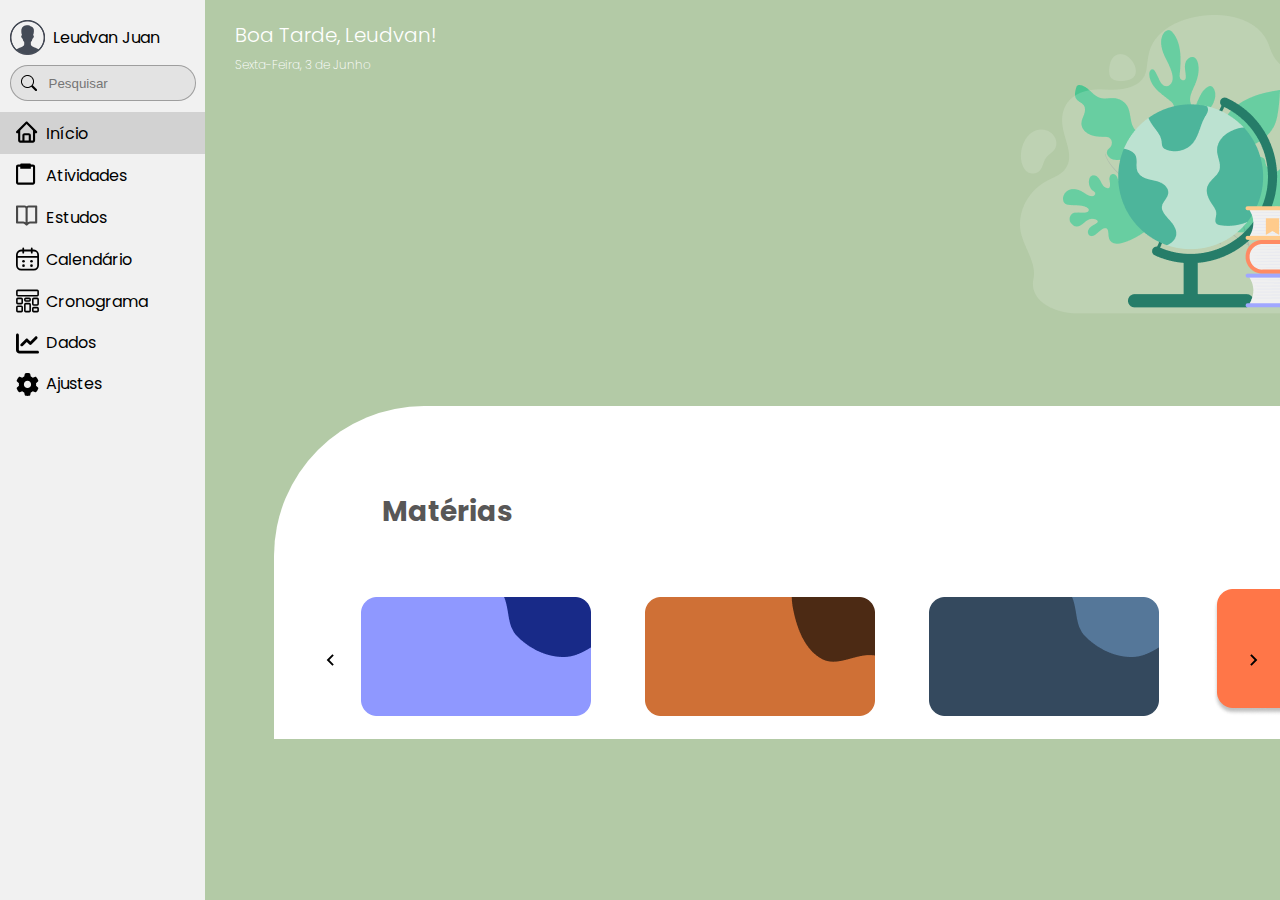
<file: index.html>
<!DOCTYPE html>
<html lang="pt-br">

<head>
  <meta charset="UTF-8">
  <meta http-equiv="X-UA-Compatible" content="IE=edge">
  <title>Agenda</title>
  <link rel="stylesheet" href="css/style.css">
  <meta name="viewport" content="width=device-width, initial-scale=1">
  <link rel="stylesheet" href="https://cdnjs.cloudflare.com/ajax/libs/font-awesome/4.7.0/css/font-awesome.min.css">

</head>

<body>

  <div class="header">
    <p id="mensagemTopo">
      Boa Tarde, Leudvan!
    </p>
    <p id="diaDeHoje">
      Sexta-Feira, 3 de Junho
    </p>
  </div>

  <ul>
    <li class="perfil">
      <img src="images/perfil.png" alt="">
      <div class="nome-perfil"> Leudvan Juan</div>
    </li>
    <li class="box_campo">
      <form class="campo" action="">
        <img id="iconeP" src="images/icone_pesquisa.png" alt="icone de pesquisa">
        <input class="inputSearch" type="text" placeholder="Pesquisar" name="search">
      </form>
    </li>
    <li>
      <a class="active" href="#"><svg width="26" height="26" viewBox="0 0 26 26" fill="none" xmlns="http://www.w3.org/2000/svg">

          <path
            d="M1.19977 13.2001H2.3998V21.6C2.3998 22.9236 3.47622 24 4.79985 24H19.2002C20.5238 24 21.6002 22.9236 21.6002 21.6V13.2001H22.8002C23.0375 13.2001 23.2695 13.1297 23.4668 12.9978C23.6641 12.8659 23.8179 12.6785 23.9087 12.4593C23.9995 12.2401 24.0232 11.9988 23.977 11.7661C23.9307 11.5333 23.8164 11.3196 23.6487 11.1517L12.8484 0.351838C12.7371 0.240304 12.6048 0.15182 12.4592 0.0914473C12.3137 0.031075 12.1576 0 12 0C11.8424 0 11.6863 0.031075 11.5408 0.0914473C11.3952 0.15182 11.2629 0.240304 11.1516 0.351838L0.351352 11.1517C0.183577 11.3196 0.0693267 11.5333 0.0230447 11.7661C-0.0232374 11.9988 0.000526752 12.2401 0.0913327 12.4593C0.182139 12.6785 0.335909 12.8659 0.533205 12.9978C0.730502 13.1297 0.962465 13.2001 1.19977 13.2001ZM9.59995 21.6V15.6001H14.4001V21.6H9.59995ZM12 2.89701L19.2002 10.0969V15.6001L19.2014 21.6H16.8001V15.6001C16.8001 14.2765 15.7237 13.2001 14.4001 13.2001H9.59995C8.27632 13.2001 7.1999 14.2765 7.1999 15.6001V21.6H4.79985V10.0969L12 2.89701Z"
            fill="black" />
        </svg>
        Início</a>
    </li>
    <li><a href="todolist.html"><svg width="26" height="26" viewBox="0 0 26 26" fill="none"
          xmlns="http://www.w3.org/2000/svg">
          <path
            d="M2.4 24H19.2C20.5236 24 21.6 22.9236 21.6 21.6V3.6C21.6 2.2764 20.5236 1.2 19.2 1.2H16.8C16.8 0.88174 16.6736 0.576515 16.4485 0.351472C16.2235 0.126428 15.9183 0 15.6 0H6C5.68174 0 5.37652 0.126428 5.15147 0.351472C4.92643 0.576515 4.8 0.88174 4.8 1.2H2.4C1.0764 1.2 0 2.2764 0 3.6V21.6C0 22.9236 1.0764 24 2.4 24ZM2.4 3.6H4.8V6H16.8V3.6H19.2V21.6H2.4V3.6Z"
            fill="black" />
        </svg>
        Atividades</a></li>
    <li><a href="#"><svg width="26" height="26" viewBox="0 0 26 26" fill="none" xmlns="http://www.w3.org/2000/svg">

          <path
            d="M22.8 0H14.4C13.5115 0.00300939 12.6559 0.336678 12 0.936C11.3441 0.336678 10.4885 0.00300939 9.6 0H1.2C0.88174 0 0.576515 0.126428 0.351472 0.351472C0.126428 0.576515 0 0.88174 0 1.2V19.2C0 19.5183 0.126428 19.8235 0.351472 20.0485C0.576515 20.2736 0.88174 20.4 1.2 20.4H8.1096C8.7408 20.4 9.36 20.6568 9.8064 21.1032L11.1516 22.4484C11.1624 22.4592 11.1768 22.4628 11.1876 22.4736C11.2908 22.5684 11.406 22.6524 11.5404 22.7088H11.5428C11.8356 22.83 12.1644 22.83 12.4572 22.7088H12.4596C12.594 22.6524 12.7092 22.5684 12.8124 22.4736C12.8232 22.4628 12.8376 22.4592 12.8484 22.4484L14.1936 21.1032C14.6447 20.6547 15.2543 20.4021 15.8904 20.4H22.8C23.1183 20.4 23.4235 20.2736 23.6485 20.0485C23.8736 19.8235 24 19.5183 24 19.2V1.2C24 0.88174 23.8736 0.576515 23.6485 0.351472C23.4235 0.126428 23.1183 0 22.8 0ZM8.1096 18H2.4V2.4H9.6C10.2624 2.4 10.8 2.9388 10.8 3.6V18.8268C10.0049 18.2907 9.06852 18.0029 8.1096 18ZM21.6 18H15.8904C14.9316 18 13.9896 18.2952 13.2 18.8268V3.6C13.2 2.9388 13.7376 2.4 14.4 2.4H21.6V18Z"
            fill="black" fill-opacity="0.7" />
        </svg>
        Estudos</a></li>
    <li>
      <a href="#">
        <svg width="26" height="26" viewBox="0 0 26 26" fill="none" xmlns="http://www.w3.org/2000/svg">
          <path
            d="M20.2 3.40002H5.8C3.14903 3.40002 1 5.54906 1 8.20002V20.2C1 22.851 3.14903 25 5.8 25H20.2C22.851 25 25 22.851 25 20.2V8.20002C25 5.54906 22.851 3.40002 20.2 3.40002Z"
            stroke="black" stroke-width="2" stroke-linecap="round" stroke-linejoin="round" />
          <path d="M1 10.6H25M8.2 1V5.8V1ZM17.8 1V5.8V1Z" stroke="black" stroke-width="2" stroke-linecap="round"
            stroke-linejoin="round" />
          <circle cx="8.5" cy="15.5" r="1.5" fill="black" />
          <circle cx="17.5" cy="15.5" r="1.5" fill="black" />
          <circle cx="17.5" cy="20.5" r="1.5" fill="black" />
          <circle cx="8.5" cy="20.5" r="1.5" fill="black" />
        </svg>

        Calendário
      </a>
    </li>
    
    <li><a href="cronograma.html"><svg width="26" height="26" viewBox="0 0 26 26" fill="none" xmlns="http://www.w3.org/2000/svg">
          <path
            d="M1 2C1 1.44772 1.44772 1 2 1H24C24.5523 1 25 1.44772 25 2V6C25 6.55228 24.5523 7 24 7H2C1.44772 7 1 6.55228 1 6V2ZM2 16C1.44772 16 1 15.5523 1 15V11C1 10.4477 1.44772 10 2 10H6C6.55228 10 7 10.4477 7 11V15C7 15.5523 6.55228 16 6 16H2ZM11 13C10.4477 13 10 12.5523 10 12V11C10 10.4477 10.4477 10 11 10H15C15.5523 10 16 10.4477 16 11V12C16 12.5523 15.5523 13 15 13H11ZM20 17.5C19.4477 17.5 19 17.0523 19 16.5V11C19 10.4477 19.4477 10 20 10H24C24.5523 10 25 10.4477 25 11V16.5C25 17.0523 24.5523 17.5 24 17.5H20ZM11 25C10.4477 25 10 24.5523 10 24V17C10 16.4477 10.4477 16 11 16H15C15.5523 16 16 16.4477 16 17V24C16 24.5523 15.5523 25 15 25H11ZM2 25C1.44772 25 1 24.5523 1 24V20C1 19.4477 1.44772 19 2 19H6C6.55228 19 7 19.4477 7 20V24C7 24.5523 6.55228 25 6 25H2ZM20 25C19.4477 25 19 24.5523 19 24V21.5C19 20.9477 19.4477 20.5 20 20.5H24C24.5523 20.5 25 20.9477 25 21.5V24C25 24.5523 24.5523 25 24 25H20Z"
            stroke="black" stroke-width="1.8" stroke-linejoin="round" />
        </svg>

        Cronograma</a></li>

    <li><a href="#"> <svg xmlns="http://www.w3.org/2000/svg" viewBox="0 0 512 512">
          <!--! Font Awesome Pro 6.1.2 by @fontawesome - https://fontawesome.com License - https://fontawesome.com/license (Commercial License) Copyright 2022 Fonticons, Inc. -->
          <path
            d="M64 400C64 408.8 71.16 416 80 416H480C497.7 416 512 430.3 512 448C512 465.7 497.7 480 480 480H80C35.82 480 0 444.2 0 400V64C0 46.33 14.33 32 32 32C49.67 32 64 46.33 64 64V400zM342.6 278.6C330.1 291.1 309.9 291.1 297.4 278.6L240 221.3L150.6 310.6C138.1 323.1 117.9 323.1 105.4 310.6C92.88 298.1 92.88 277.9 105.4 265.4L217.4 153.4C229.9 140.9 250.1 140.9 262.6 153.4L320 210.7L425.4 105.4C437.9 92.88 458.1 92.88 470.6 105.4C483.1 117.9 483.1 138.1 470.6 150.6L342.6 278.6z" />
        </svg>
        Dados</a></li>
    <li><a href="#"> <svg xmlns="http://www.w3.org/2000/svg" viewBox="0 0 512 512">
          <!--! Font Awesome Pro 6.1.2 by @fontawesome - https://fontawesome.com License - https://fontawesome.com/license (Commercial License) Copyright 2022 Fonticons, Inc. -->
          <path
            d="M495.9 166.6C499.2 175.2 496.4 184.9 489.6 191.2L446.3 230.6C447.4 238.9 448 247.4 448 256C448 264.6 447.4 273.1 446.3 281.4L489.6 320.8C496.4 327.1 499.2 336.8 495.9 345.4C491.5 357.3 486.2 368.8 480.2 379.7L475.5 387.8C468.9 398.8 461.5 409.2 453.4 419.1C447.4 426.2 437.7 428.7 428.9 425.9L373.2 408.1C359.8 418.4 344.1 427 329.2 433.6L316.7 490.7C314.7 499.7 307.7 506.1 298.5 508.5C284.7 510.8 270.5 512 255.1 512C241.5 512 227.3 510.8 213.5 508.5C204.3 506.1 197.3 499.7 195.3 490.7L182.8 433.6C167 427 152.2 418.4 138.8 408.1L83.14 425.9C74.3 428.7 64.55 426.2 58.63 419.1C50.52 409.2 43.12 398.8 36.52 387.8L31.84 379.7C25.77 368.8 20.49 357.3 16.06 345.4C12.82 336.8 15.55 327.1 22.41 320.8L65.67 281.4C64.57 273.1 64 264.6 64 256C64 247.4 64.57 238.9 65.67 230.6L22.41 191.2C15.55 184.9 12.82 175.3 16.06 166.6C20.49 154.7 25.78 143.2 31.84 132.3L36.51 124.2C43.12 113.2 50.52 102.8 58.63 92.95C64.55 85.8 74.3 83.32 83.14 86.14L138.8 103.9C152.2 93.56 167 84.96 182.8 78.43L195.3 21.33C197.3 12.25 204.3 5.04 213.5 3.51C227.3 1.201 241.5 0 256 0C270.5 0 284.7 1.201 298.5 3.51C307.7 5.04 314.7 12.25 316.7 21.33L329.2 78.43C344.1 84.96 359.8 93.56 373.2 103.9L428.9 86.14C437.7 83.32 447.4 85.8 453.4 92.95C461.5 102.8 468.9 113.2 475.5 124.2L480.2 132.3C486.2 143.2 491.5 154.7 495.9 166.6V166.6zM256 336C300.2 336 336 300.2 336 255.1C336 211.8 300.2 175.1 256 175.1C211.8 175.1 176 211.8 176 255.1C176 300.2 211.8 336 256 336z" />
        </svg>

        Ajustes</a></li>
  </ul>
  

  <div class="img-globo">
    <img src="images/image.png" alt="">

  </div>


  <div class="content">
    <h1>
      Matérias
    </h1>

    
    <div id="menu-container" class="arrow">
      <div id="btn-nav-previous" style="fill: black">
        <svg xmlns="http://www.w3.org/2000/svg" width="32" height="32" viewBox="0 0 24 24">
          <path d="M15.41 7.41L14 6l-6 6 6 6 1.41-1.41L10.83 12z" />
          <path d="M0 0h24v24H0z" fill="none" />
        </svg>
      </div>
      <div id="btn-nav-next">
        <svg xmlns="http://www.w3.org/2000/svg" width="32" height="32" viewBox="0 0 24 24">
          <path d="M10 6L8.59 7.41 13.17 12l-4.58 4.59L10 18l6-6z" />
          <path d="M0 0h24v24H0z" fill="none" />
        </svg>
      </div>

     
    
    </div>
    <section>
      <div class="menu-inner-box">
        <div class="menu">
          <a class="menu-item" href="#"><img src="images/bds.png" alt=""></a>
          <a class="menu-item" href="#"><img src="images/historia.png" alt=""></a>
          <a class="menu-item" href="#"><img src="images/geografia.png" alt=""></a>
          <a class="menu-item" href="#"><img src="images/matematica.png" alt=""></a>
          <a class="menu-item" href="#"><img src="images/matematica.png" alt=""></a>
          

        </div>
      </div>
    </section>
   
  </div>
  <script src="https://cdnjs.cloudflare.com/ajax/libs/jquery/3.3.1/jquery.min.js"></script>

  <script>
   
    $(document).ready(function(){
        $('#btn-nav-previous').click(function(){
            $(".menu-inner-box").animate({scrollLeft: "-=110px"});
        });
        
        $('#btn-nav-next').click(function(){
            $(".menu-inner-box").animate({scrollLeft: "+=110px"});
        });
    });</script>

</body>

</html>
</file>
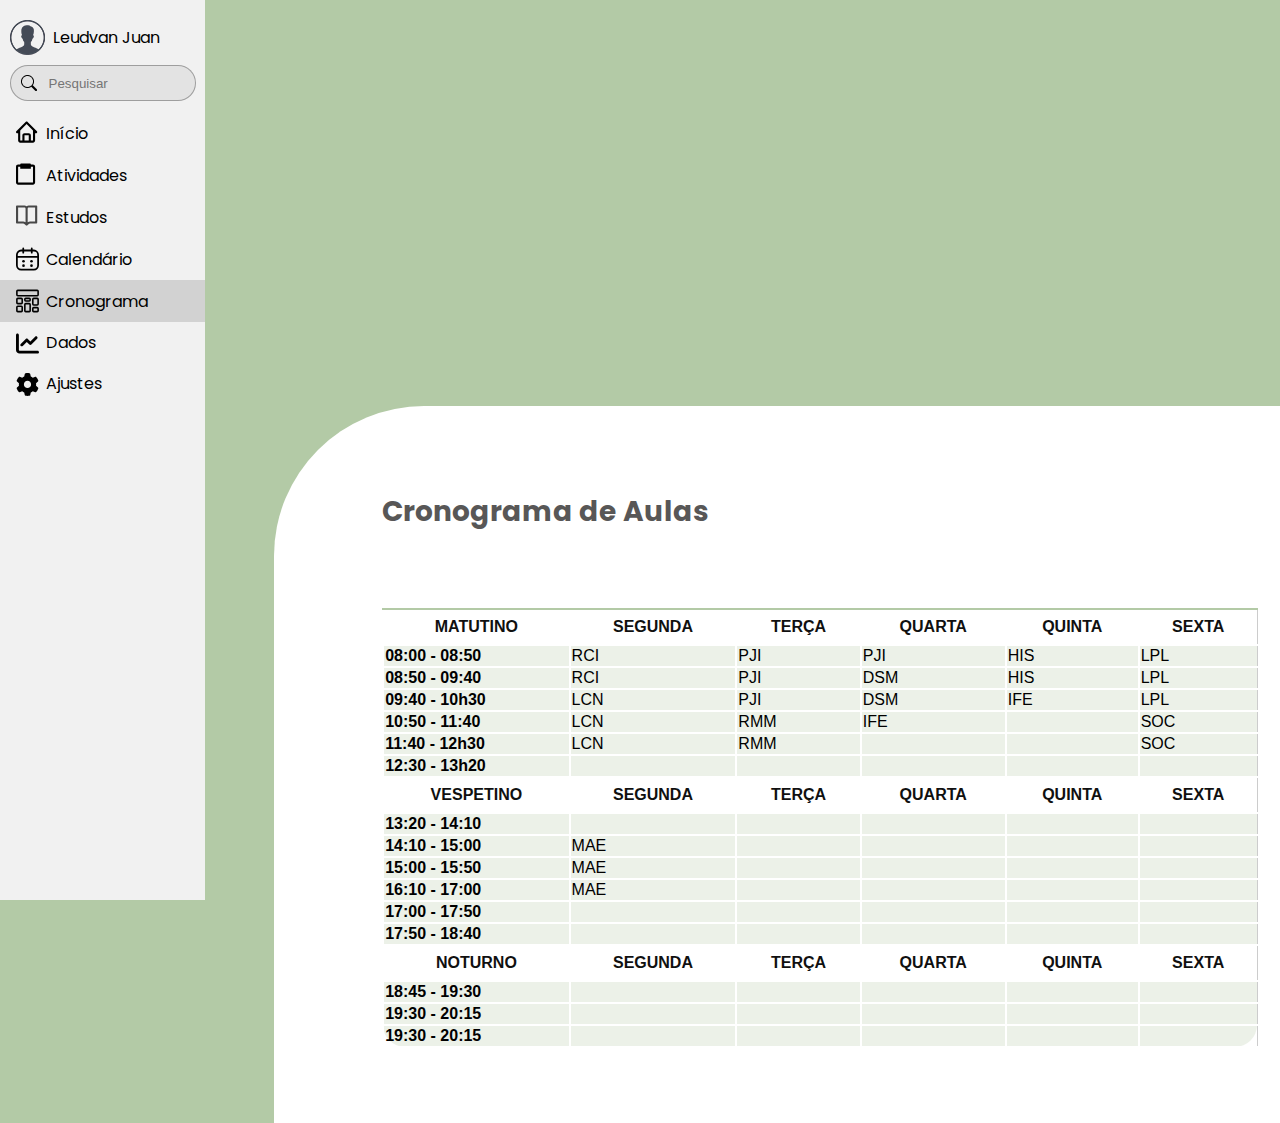
<file: cronograma.html>
<!DOCTYPE html>
<html lang="pt-br">

<head>
  <meta charset="UTF-8">
  <meta http-equiv="X-UA-Compatible" content="IE=edge">
  <meta name="viewport" content="width=device-width, initial-scale=1.0">
  <title>Agenda</title>
  <link rel="stylesheet" href="css/style.css">
</head>

<body>
  <ul>
    <li class="perfil">
      <img src="images/perfil.png" alt="">
      <div class="nome-perfil"> Leudvan Juan</div>
    </li>
    <li class="box_campo">
      <form class="campo" action="">
        <img id="iconeP" src="images/icone_pesquisa.png" alt="icone de pesquisa">
        <input class="inputSearch" type="text" placeholder="Pesquisar" name="search">
      </form>
    </li>
    <li>
      <a href="#"><svg width="26" height="26" viewBox="0 0 26 26" fill="none" xmlns="http://www.w3.org/2000/svg">
          <path
            d="M1.19977 13.2001H2.3998V21.6C2.3998 22.9236 3.47622 24 4.79985 24H19.2002C20.5238 24 21.6002 22.9236 21.6002 21.6V13.2001H22.8002C23.0375 13.2001 23.2695 13.1297 23.4668 12.9978C23.6641 12.8659 23.8179 12.6785 23.9087 12.4593C23.9995 12.2401 24.0232 11.9988 23.977 11.7661C23.9307 11.5333 23.8164 11.3196 23.6487 11.1517L12.8484 0.351838C12.7371 0.240304 12.6048 0.15182 12.4592 0.0914473C12.3137 0.031075 12.1576 0 12 0C11.8424 0 11.6863 0.031075 11.5408 0.0914473C11.3952 0.15182 11.2629 0.240304 11.1516 0.351838L0.351352 11.1517C0.183577 11.3196 0.0693267 11.5333 0.0230447 11.7661C-0.0232374 11.9988 0.000526752 12.2401 0.0913327 12.4593C0.182139 12.6785 0.335909 12.8659 0.533205 12.9978C0.730502 13.1297 0.962465 13.2001 1.19977 13.2001ZM9.59995 21.6V15.6001H14.4001V21.6H9.59995ZM12 2.89701L19.2002 10.0969V15.6001L19.2014 21.6H16.8001V15.6001C16.8001 14.2765 15.7237 13.2001 14.4001 13.2001H9.59995C8.27632 13.2001 7.1999 14.2765 7.1999 15.6001V21.6H4.79985V10.0969L12 2.89701Z"
            fill="black" />
        </svg>
        Início</a>
    </li>
    <li><a href="todolist.html"><svg width="26" height="26" viewBox="0 0 26 26" fill="none"
          xmlns="http://www.w3.org/2000/svg">
          <path
            d="M2.4 24H19.2C20.5236 24 21.6 22.9236 21.6 21.6V3.6C21.6 2.2764 20.5236 1.2 19.2 1.2H16.8C16.8 0.88174 16.6736 0.576515 16.4485 0.351472C16.2235 0.126428 15.9183 0 15.6 0H6C5.68174 0 5.37652 0.126428 5.15147 0.351472C4.92643 0.576515 4.8 0.88174 4.8 1.2H2.4C1.0764 1.2 0 2.2764 0 3.6V21.6C0 22.9236 1.0764 24 2.4 24ZM2.4 3.6H4.8V6H16.8V3.6H19.2V21.6H2.4V3.6Z"
            fill="black" />
        </svg>
        Atividades</a></li>
    <li><a href="#"><svg width="26" height="26" viewBox="0 0 26 26" fill="none" xmlns="http://www.w3.org/2000/svg">
          <path
            d="M22.8 0H14.4C13.5115 0.00300939 12.6559 0.336678 12 0.936C11.3441 0.336678 10.4885 0.00300939 9.6 0H1.2C0.88174 0 0.576515 0.126428 0.351472 0.351472C0.126428 0.576515 0 0.88174 0 1.2V19.2C0 19.5183 0.126428 19.8235 0.351472 20.0485C0.576515 20.2736 0.88174 20.4 1.2 20.4H8.1096C8.7408 20.4 9.36 20.6568 9.8064 21.1032L11.1516 22.4484C11.1624 22.4592 11.1768 22.4628 11.1876 22.4736C11.2908 22.5684 11.406 22.6524 11.5404 22.7088H11.5428C11.8356 22.83 12.1644 22.83 12.4572 22.7088H12.4596C12.594 22.6524 12.7092 22.5684 12.8124 22.4736C12.8232 22.4628 12.8376 22.4592 12.8484 22.4484L14.1936 21.1032C14.6447 20.6547 15.2543 20.4021 15.8904 20.4H22.8C23.1183 20.4 23.4235 20.2736 23.6485 20.0485C23.8736 19.8235 24 19.5183 24 19.2V1.2C24 0.88174 23.8736 0.576515 23.6485 0.351472C23.4235 0.126428 23.1183 0 22.8 0ZM8.1096 18H2.4V2.4H9.6C10.2624 2.4 10.8 2.9388 10.8 3.6V18.8268C10.0049 18.2907 9.06852 18.0029 8.1096 18ZM21.6 18H15.8904C14.9316 18 13.9896 18.2952 13.2 18.8268V3.6C13.2 2.9388 13.7376 2.4 14.4 2.4H21.6V18Z"
            fill="black" fill-opacity="0.7" />
        </svg>
        Estudos</a></li>
    <li>
      <a href="#">
        <svg width="26" height="26" viewBox="0 0 26 26" fill="none" xmlns="http://www.w3.org/2000/svg">
          <path
            d="M20.2 3.40002H5.8C3.14903 3.40002 1 5.54906 1 8.20002V20.2C1 22.851 3.14903 25 5.8 25H20.2C22.851 25 25 22.851 25 20.2V8.20002C25 5.54906 22.851 3.40002 20.2 3.40002Z"
            stroke="black" stroke-width="2" stroke-linecap="round" stroke-linejoin="round" />
          <path d="M1 10.6H25M8.2 1V5.8V1ZM17.8 1V5.8V1Z" stroke="black" stroke-width="2" stroke-linecap="round"
            stroke-linejoin="round" />
          <circle cx="8.5" cy="15.5" r="1.5" fill="black" />
          <circle cx="17.5" cy="15.5" r="1.5" fill="black" />
          <circle cx="17.5" cy="20.5" r="1.5" fill="black" />
          <circle cx="8.5" cy="20.5" r="1.5" fill="black" />
        </svg>

        Calendário
      </a>
    </li>
    <li> <a href="#" class="active"><svg width="26" height="26" viewBox="0 0 26 26" fill="none"
          xmlns="http://www.w3.org/2000/svg">
          <path
            d="M1 2C1 1.44772 1.44772 1 2 1H24C24.5523 1 25 1.44772 25 2V6C25 6.55228 24.5523 7 24 7H2C1.44772 7 1 6.55228 1 6V2ZM2 16C1.44772 16 1 15.5523 1 15V11C1 10.4477 1.44772 10 2 10H6C6.55228 10 7 10.4477 7 11V15C7 15.5523 6.55228 16 6 16H2ZM11 13C10.4477 13 10 12.5523 10 12V11C10 10.4477 10.4477 10 11 10H15C15.5523 10 16 10.4477 16 11V12C16 12.5523 15.5523 13 15 13H11ZM20 17.5C19.4477 17.5 19 17.0523 19 16.5V11C19 10.4477 19.4477 10 20 10H24C24.5523 10 25 10.4477 25 11V16.5C25 17.0523 24.5523 17.5 24 17.5H20ZM11 25C10.4477 25 10 24.5523 10 24V17C10 16.4477 10.4477 16 11 16H15C15.5523 16 16 16.4477 16 17V24C16 24.5523 15.5523 25 15 25H11ZM2 25C1.44772 25 1 24.5523 1 24V20C1 19.4477 1.44772 19 2 19H6C6.55228 19 7 19.4477 7 20V24C7 24.5523 6.55228 25 6 25H2ZM20 25C19.4477 25 19 24.5523 19 24V21.5C19 20.9477 19.4477 20.5 20 20.5H24C24.5523 20.5 25 20.9477 25 21.5V24C25 24.5523 24.5523 25 24 25H20Z"
            stroke="black" stroke-width="1.8" stroke-linejoin="round" />
        </svg>
        Cronograma</a></li>


    <li><a href="#"> <svg xmlns="http://www.w3.org/2000/svg" viewBox="0 0 512 512">
          <!--! Font Awesome Pro 6.1.2 by @fontawesome - https://fontawesome.com License - https://fontawesome.com/license (Commercial License) Copyright 2022 Fonticons, Inc. -->
          <path
            d="M64 400C64 408.8 71.16 416 80 416H480C497.7 416 512 430.3 512 448C512 465.7 497.7 480 480 480H80C35.82 480 0 444.2 0 400V64C0 46.33 14.33 32 32 32C49.67 32 64 46.33 64 64V400zM342.6 278.6C330.1 291.1 309.9 291.1 297.4 278.6L240 221.3L150.6 310.6C138.1 323.1 117.9 323.1 105.4 310.6C92.88 298.1 92.88 277.9 105.4 265.4L217.4 153.4C229.9 140.9 250.1 140.9 262.6 153.4L320 210.7L425.4 105.4C437.9 92.88 458.1 92.88 470.6 105.4C483.1 117.9 483.1 138.1 470.6 150.6L342.6 278.6z" />
        </svg>
        Dados</a></li>
    <li><a href="#"> <svg xmlns="http://www.w3.org/2000/svg" viewBox="0 0 512 512">
          <!--! Font Awesome Pro 6.1.2 by @fontawesome - https://fontawesome.com License - https://fontawesome.com/license (Commercial License) Copyright 2022 Fonticons, Inc. -->
          <path
            d="M495.9 166.6C499.2 175.2 496.4 184.9 489.6 191.2L446.3 230.6C447.4 238.9 448 247.4 448 256C448 264.6 447.4 273.1 446.3 281.4L489.6 320.8C496.4 327.1 499.2 336.8 495.9 345.4C491.5 357.3 486.2 368.8 480.2 379.7L475.5 387.8C468.9 398.8 461.5 409.2 453.4 419.1C447.4 426.2 437.7 428.7 428.9 425.9L373.2 408.1C359.8 418.4 344.1 427 329.2 433.6L316.7 490.7C314.7 499.7 307.7 506.1 298.5 508.5C284.7 510.8 270.5 512 255.1 512C241.5 512 227.3 510.8 213.5 508.5C204.3 506.1 197.3 499.7 195.3 490.7L182.8 433.6C167 427 152.2 418.4 138.8 408.1L83.14 425.9C74.3 428.7 64.55 426.2 58.63 419.1C50.52 409.2 43.12 398.8 36.52 387.8L31.84 379.7C25.77 368.8 20.49 357.3 16.06 345.4C12.82 336.8 15.55 327.1 22.41 320.8L65.67 281.4C64.57 273.1 64 264.6 64 256C64 247.4 64.57 238.9 65.67 230.6L22.41 191.2C15.55 184.9 12.82 175.3 16.06 166.6C20.49 154.7 25.78 143.2 31.84 132.3L36.51 124.2C43.12 113.2 50.52 102.8 58.63 92.95C64.55 85.8 74.3 83.32 83.14 86.14L138.8 103.9C152.2 93.56 167 84.96 182.8 78.43L195.3 21.33C197.3 12.25 204.3 5.04 213.5 3.51C227.3 1.201 241.5 0 256 0C270.5 0 284.7 1.201 298.5 3.51C307.7 5.04 314.7 12.25 316.7 21.33L329.2 78.43C344.1 84.96 359.8 93.56 373.2 103.9L428.9 86.14C437.7 83.32 447.4 85.8 453.4 92.95C461.5 102.8 468.9 113.2 475.5 124.2L480.2 132.3C486.2 143.2 491.5 154.7 495.9 166.6V166.6zM256 336C300.2 336 336 300.2 336 255.1C336 211.8 300.2 175.1 256 175.1C211.8 175.1 176 211.8 176 255.1C176 300.2 211.8 336 256 336z" />
        </svg>

        Ajustes</a></li>
  </ul>

  <div class="content">
    <h1>
      Cronograma de Aulas
    </h1>



    <div class="table-round-corner">

      <table>
        <tr>
          <th class="bottomLine">Matutino</th>
          <th class="bottomLine">Segunda</th>
          <th class="bottomLine">Terça</th>
          <th class="bottomLine">Quarta</th>
          <th class="bottomLine">Quinta</th>
          <th class="bottomLine">Sexta</th>
        </tr>

        <tr>
          <td class="bold">08:00 - 08:50</td>
          <td>RCI</td>
          <td>PJI</td>
          <td>PJI</td>
          <td>HIS</td>
          <td>LPL</td>
        </tr>
        <tr>
          <td class="bold">08:50 - 09:40</td>
          <td>RCI</td>
          <td>PJI</td>
          <td>DSM</td>
          <td>HIS</td>
          <td>LPL</td>
        </tr>
        <tr>
          <td class="bold">09:40 - 10h30</td>
          <td>LCN</td>
          <td>PJI</td>
          <td>DSM</td>
          <td>IFE</td>
          <td>LPL</td>
        </tr>
        <tr>
          <td class="bold">10:50 - 11:40</td>
          <td>LCN</td>
          <td>RMM</td>
          <td>IFE</td>
          <td> </td>
          <td>SOC</td>
        </tr>
        <tr>
          <td class="bold">11:40 - 12h30</td>
          <td>LCN</td>
          <td>RMM</td>
          <td> </td>
          <td></td>
          <td>SOC</td>
        </tr>
        <tr>
          <td class="bold">12:30 - 13h20</td>
          <td> </td>
          <td> </td>
          <td></td>
          <td> </td>
          <td> </td>
        </tr>
        <tr>
          <th class="bottomLine">Vespetino</th>
          <th class="bottomLine">Segunda</th>
          <th class="bottomLine">Terça</th>
          <th class="bottomLine">Quarta</th>
          <th class="bottomLine">Quinta</th>
          <th class="bottomLine">Sexta</th>
        </tr>
        <tr>
          <td class="bold">13:20 - 14:10</td>
          <td> </td>
          <td> </td>
          <td> </td>
          <td> </td>
          <td> </td>
        </tr>
        <tr>
          <td class="bold">14:10 - 15:00</td>
          <td>MAE</td>
          <td> </td>
          <td> </td>
          <td> </td>
          <td> </td>
        </tr>
        <tr>
          <td class="bold">15:00 - 15:50</td>
          <td>MAE</td>
          <td> </td>
          <td> </td>
          <td> </td>
          <td> </td>
        </tr>
        <tr>
          <td class="bold">16:10 - 17:00</td>
          <td>MAE</td>
          <td> </td>
          <td> </td>
          <td> </td>
          <td> </td>
        </tr>
        <tr>
          <td class="bold">17:00 - 17:50</td>
          <td> </td>
          <td> </td>
          <td> </td>
          <td> </td>
          <td> </td>
        </tr>
        <tr>
          <td class="bold">17:50 - 18:40</td>
          <td> </td>
          <td> </td>
          <td> </td>
          <td> </td>
          <td> </td>
        </tr>
        <tr>
          <th class="bottomLine">Noturno</th>
          <th class="bottomLine">Segunda</th>
          <th class="bottomLine">Terça</th>
          <th class="bottomLine">Quarta</th>
          <th class="bottomLine">Quinta</th>
          <th class="bottomLine">Sexta</th>
        </tr>
        <tr>
          <td class="bold">18:45 - 19:30</td>
          <td> </td>
          <td> </td>
          <td> </td>
          <td> </td>
          <td> </td>
        </tr>
        <tr>
          <td class="bold">19:30 - 20:15</td>
          <td> </td>
          <td> </td>
          <td> </td>
          <td> </td>
          <td> </td>
        </tr>
        <tr>
          <td class="LeftRadiusTD bold">19:30 - 20:15</td>
          <td> </td>
          <td> </td>
          <td> </td>
          <td> </td>
          <td class="RightRadiusTD"> </td>
        </tr>
      </table>
    </div>

  </div>

</body>

</html>
</file>
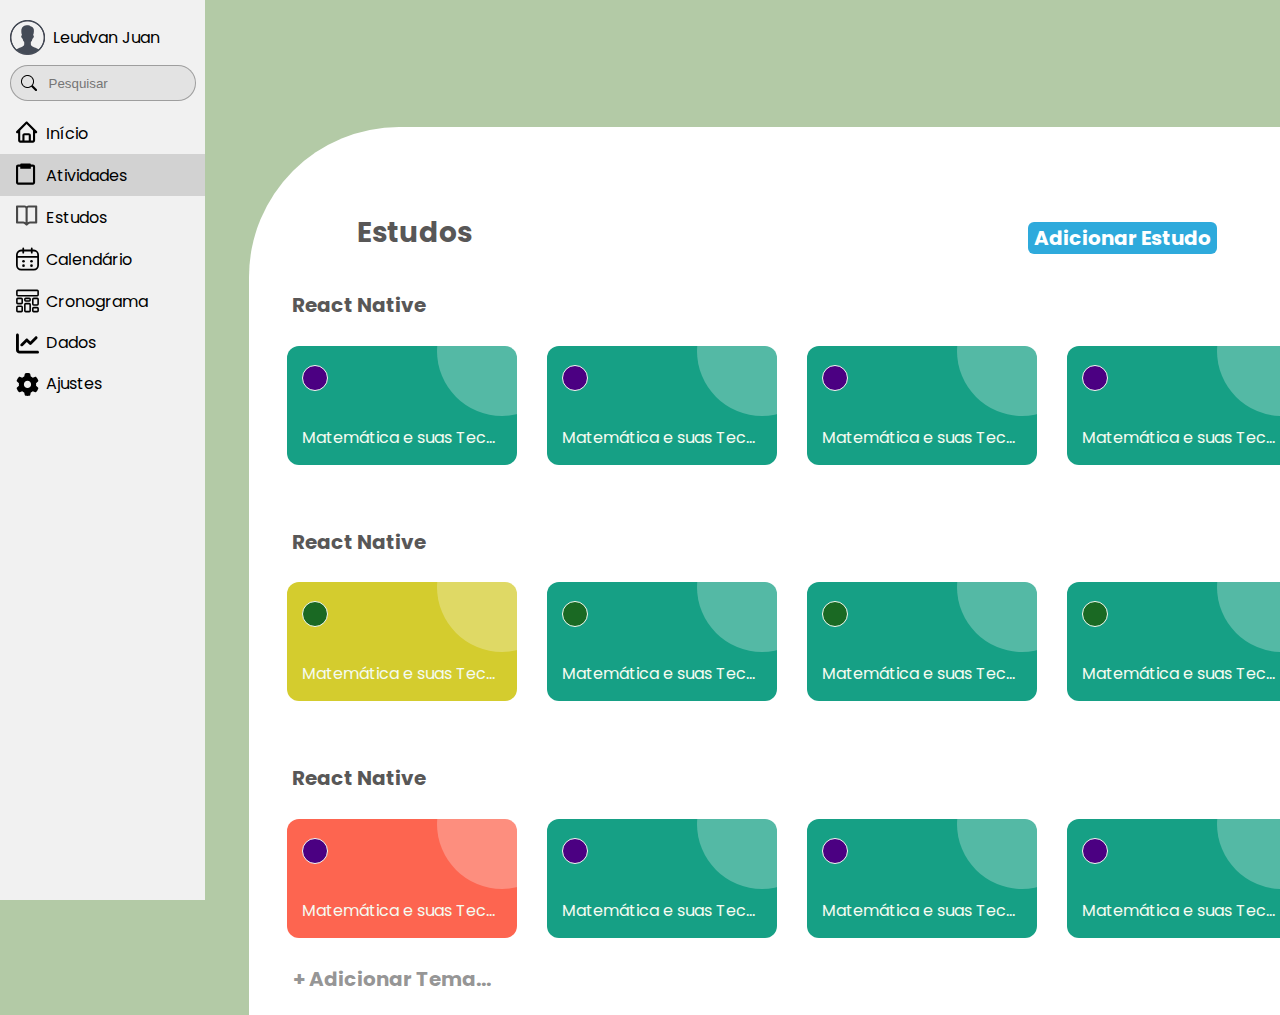
<file: estudos.html>
<!DOCTYPE html>
<html lang="pt-br">

<head>
    <meta charset="UTF-8">
    <meta http-equiv="X-UA-Compatible" content="IE=edge">
    <title>Agenda</title>
    <link rel="stylesheet" href="css/style.css">
    <link rel="stylesheet" href="css/slider.css">
    <link rel="stylesheet" href="css/modal.css">
    <!-- BoxIcons v2.1.2 -->
    <link href="https://unpkg.com/boxicons@2.1.2/css/boxicons.min.css" rel="stylesheet">
    <meta name="viewport" content="width=device-width, initial-scale=1">
    <link rel="stylesheet" href="https://cdnjs.cloudflare.com/ajax/libs/font-awesome/4.7.0/css/font-awesome.min.css">


</head>

<body>

    <ul>
        <li class="perfil">
            <img src="images/perfil.png" alt="">
            <div class="nome-perfil"> Leudvan Juan</div>
        </li>
        <li class="box_campo">
            <form class="campo" action="">
                <img id="iconeP" src="images/icone_pesquisa.png" alt="icone de pesquisa">
                <input class="inputSearch" type="text" placeholder="Pesquisar" name="search">
            </form>
        </li>
        <li>
            <a href="index.html">
                <svg width="26" height="26" viewBox="0 0 26 26" fill="none" xmlns="http://www.w3.org/2000/svg">
                    <path
                        d="M1.19977 13.2001H2.3998V21.6C2.3998 22.9236 3.47622 24 4.79985 24H19.2002C20.5238 24 21.6002 22.9236 21.6002 21.6V13.2001H22.8002C23.0375 13.2001 23.2695 13.1297 23.4668 12.9978C23.6641 12.8659 23.8179 12.6785 23.9087 12.4593C23.9995 12.2401 24.0232 11.9988 23.977 11.7661C23.9307 11.5333 23.8164 11.3196 23.6487 11.1517L12.8484 0.351838C12.7371 0.240304 12.6048 0.15182 12.4592 0.0914473C12.3137 0.031075 12.1576 0 12 0C11.8424 0 11.6863 0.031075 11.5408 0.0914473C11.3952 0.15182 11.2629 0.240304 11.1516 0.351838L0.351352 11.1517C0.183577 11.3196 0.0693267 11.5333 0.0230447 11.7661C-0.0232374 11.9988 0.000526752 12.2401 0.0913327 12.4593C0.182139 12.6785 0.335909 12.8659 0.533205 12.9978C0.730502 13.1297 0.962465 13.2001 1.19977 13.2001ZM9.59995 21.6V15.6001H14.4001V21.6H9.59995ZM12 2.89701L19.2002 10.0969V15.6001L19.2014 21.6H16.8001V15.6001C16.8001 14.2765 15.7237 13.2001 14.4001 13.2001H9.59995C8.27632 13.2001 7.1999 14.2765 7.1999 15.6001V21.6H4.79985V10.0969L12 2.89701Z"
                        fill="black" />
                </svg>
                Início
            </a>
        </li>
        <li><a class="active" href="#"><svg width="26" height="26" viewBox="0 0 26 26" fill="none"
                    xmlns="http://www.w3.org/2000/svg">
                    <path
                        d="M2.4 24H19.2C20.5236 24 21.6 22.9236 21.6 21.6V3.6C21.6 2.2764 20.5236 1.2 19.2 1.2H16.8C16.8 0.88174 16.6736 0.576515 16.4485 0.351472C16.2235 0.126428 15.9183 0 15.6 0H6C5.68174 0 5.37652 0.126428 5.15147 0.351472C4.92643 0.576515 4.8 0.88174 4.8 1.2H2.4C1.0764 1.2 0 2.2764 0 3.6V21.6C0 22.9236 1.0764 24 2.4 24ZM2.4 3.6H4.8V6H16.8V3.6H19.2V21.6H2.4V3.6Z"
                        fill="black" />
                </svg>
                Atividades</a></li>
        <li><a href="#"><svg width="26" height="26" viewBox="0 0 26 26" fill="none" xmlns="http://www.w3.org/2000/svg">
                    <path
                        d="M22.8 0H14.4C13.5115 0.00300939 12.6559 0.336678 12 0.936C11.3441 0.336678 10.4885 0.00300939 9.6 0H1.2C0.88174 0 0.576515 0.126428 0.351472 0.351472C0.126428 0.576515 0 0.88174 0 1.2V19.2C0 19.5183 0.126428 19.8235 0.351472 20.0485C0.576515 20.2736 0.88174 20.4 1.2 20.4H8.1096C8.7408 20.4 9.36 20.6568 9.8064 21.1032L11.1516 22.4484C11.1624 22.4592 11.1768 22.4628 11.1876 22.4736C11.2908 22.5684 11.406 22.6524 11.5404 22.7088H11.5428C11.8356 22.83 12.1644 22.83 12.4572 22.7088H12.4596C12.594 22.6524 12.7092 22.5684 12.8124 22.4736C12.8232 22.4628 12.8376 22.4592 12.8484 22.4484L14.1936 21.1032C14.6447 20.6547 15.2543 20.4021 15.8904 20.4H22.8C23.1183 20.4 23.4235 20.2736 23.6485 20.0485C23.8736 19.8235 24 19.5183 24 19.2V1.2C24 0.88174 23.8736 0.576515 23.6485 0.351472C23.4235 0.126428 23.1183 0 22.8 0ZM8.1096 18H2.4V2.4H9.6C10.2624 2.4 10.8 2.9388 10.8 3.6V18.8268C10.0049 18.2907 9.06852 18.0029 8.1096 18ZM21.6 18H15.8904C14.9316 18 13.9896 18.2952 13.2 18.8268V3.6C13.2 2.9388 13.7376 2.4 14.4 2.4H21.6V18Z"
                        fill="black" fill-opacity="0.7" />
                </svg>
                Estudos</a></li>
        <li>
            <a href="#">
                <svg width="26" height="26" viewBox="0 0 26 26" fill="none" xmlns="http://www.w3.org/2000/svg">
                    <path
                        d="M20.2 3.40002H5.8C3.14903 3.40002 1 5.54906 1 8.20002V20.2C1 22.851 3.14903 25 5.8 25H20.2C22.851 25 25 22.851 25 20.2V8.20002C25 5.54906 22.851 3.40002 20.2 3.40002Z"
                        stroke="black" stroke-width="2" stroke-linecap="round" stroke-linejoin="round" />
                    <path d="M1 10.6H25M8.2 1V5.8V1ZM17.8 1V5.8V1Z" stroke="black" stroke-width="2"
                        stroke-linecap="round" stroke-linejoin="round" />
                    <circle cx="8.5" cy="15.5" r="1.5" fill="black" />
                    <circle cx="17.5" cy="15.5" r="1.5" fill="black" />
                    <circle cx="17.5" cy="20.5" r="1.5" fill="black" />
                    <circle cx="8.5" cy="20.5" r="1.5" fill="black" />
                </svg>

                Calendário
            </a>
        </li>
        <li><a href="#"><svg width="26" height="26" viewBox="0 0 26 26" fill="none" xmlns="http://www.w3.org/2000/svg">
                    <path
                        d="M1 2C1 1.44772 1.44772 1 2 1H24C24.5523 1 25 1.44772 25 2V6C25 6.55228 24.5523 7 24 7H2C1.44772 7 1 6.55228 1 6V2ZM2 16C1.44772 16 1 15.5523 1 15V11C1 10.4477 1.44772 10 2 10H6C6.55228 10 7 10.4477 7 11V15C7 15.5523 6.55228 16 6 16H2ZM11 13C10.4477 13 10 12.5523 10 12V11C10 10.4477 10.4477 10 11 10H15C15.5523 10 16 10.4477 16 11V12C16 12.5523 15.5523 13 15 13H11ZM20 17.5C19.4477 17.5 19 17.0523 19 16.5V11C19 10.4477 19.4477 10 20 10H24C24.5523 10 25 10.4477 25 11V16.5C25 17.0523 24.5523 17.5 24 17.5H20ZM11 25C10.4477 25 10 24.5523 10 24V17C10 16.4477 10.4477 16 11 16H15C15.5523 16 16 16.4477 16 17V24C16 24.5523 15.5523 25 15 25H11ZM2 25C1.44772 25 1 24.5523 1 24V20C1 19.4477 1.44772 19 2 19H6C6.55228 19 7 19.4477 7 20V24C7 24.5523 6.55228 25 6 25H2ZM20 25C19.4477 25 19 24.5523 19 24V21.5C19 20.9477 19.4477 20.5 20 20.5H24C24.5523 20.5 25 20.9477 25 21.5V24C25 24.5523 24.5523 25 24 25H20Z"
                        stroke="black" stroke-width="1.8" stroke-linejoin="round" />
                </svg>
                Cronograma</a></li>
        <li><a href="#"> <svg xmlns="http://www.w3.org/2000/svg" viewBox="0 0 512 512">
                    <!--! Font Awesome Pro 6.1.2 by @fontawesome - https://fontawesome.com License - https://fontawesome.com/license (Commercial License) Copyright 2022 Fonticons, Inc. -->
                    <path
                        d="M64 400C64 408.8 71.16 416 80 416H480C497.7 416 512 430.3 512 448C512 465.7 497.7 480 480 480H80C35.82 480 0 444.2 0 400V64C0 46.33 14.33 32 32 32C49.67 32 64 46.33 64 64V400zM342.6 278.6C330.1 291.1 309.9 291.1 297.4 278.6L240 221.3L150.6 310.6C138.1 323.1 117.9 323.1 105.4 310.6C92.88 298.1 92.88 277.9 105.4 265.4L217.4 153.4C229.9 140.9 250.1 140.9 262.6 153.4L320 210.7L425.4 105.4C437.9 92.88 458.1 92.88 470.6 105.4C483.1 117.9 483.1 138.1 470.6 150.6L342.6 278.6z" />
                </svg>
                Dados</a></li>
        <li><a href="#"> <svg xmlns="http://www.w3.org/2000/svg" viewBox="0 0 512 512">
                    <!--! Font Awesome Pro 6.1.2 by @fontawesome - https://fontawesome.com License - https://fontawesome.com/license (Commercial License) Copyright 2022 Fonticons, Inc. -->
                    <path
                        d="M495.9 166.6C499.2 175.2 496.4 184.9 489.6 191.2L446.3 230.6C447.4 238.9 448 247.4 448 256C448 264.6 447.4 273.1 446.3 281.4L489.6 320.8C496.4 327.1 499.2 336.8 495.9 345.4C491.5 357.3 486.2 368.8 480.2 379.7L475.5 387.8C468.9 398.8 461.5 409.2 453.4 419.1C447.4 426.2 437.7 428.7 428.9 425.9L373.2 408.1C359.8 418.4 344.1 427 329.2 433.6L316.7 490.7C314.7 499.7 307.7 506.1 298.5 508.5C284.7 510.8 270.5 512 255.1 512C241.5 512 227.3 510.8 213.5 508.5C204.3 506.1 197.3 499.7 195.3 490.7L182.8 433.6C167 427 152.2 418.4 138.8 408.1L83.14 425.9C74.3 428.7 64.55 426.2 58.63 419.1C50.52 409.2 43.12 398.8 36.52 387.8L31.84 379.7C25.77 368.8 20.49 357.3 16.06 345.4C12.82 336.8 15.55 327.1 22.41 320.8L65.67 281.4C64.57 273.1 64 264.6 64 256C64 247.4 64.57 238.9 65.67 230.6L22.41 191.2C15.55 184.9 12.82 175.3 16.06 166.6C20.49 154.7 25.78 143.2 31.84 132.3L36.51 124.2C43.12 113.2 50.52 102.8 58.63 92.95C64.55 85.8 74.3 83.32 83.14 86.14L138.8 103.9C152.2 93.56 167 84.96 182.8 78.43L195.3 21.33C197.3 12.25 204.3 5.04 213.5 3.51C227.3 1.201 241.5 0 256 0C270.5 0 284.7 1.201 298.5 3.51C307.7 5.04 314.7 12.25 316.7 21.33L329.2 78.43C344.1 84.96 359.8 93.56 373.2 103.9L428.9 86.14C437.7 83.32 447.4 85.8 453.4 92.95C461.5 102.8 468.9 113.2 475.5 124.2L480.2 132.3C486.2 143.2 491.5 154.7 495.9 166.6V166.6zM256 336C300.2 336 336 300.2 336 255.1C336 211.8 300.2 175.1 256 175.1C211.8 175.1 176 211.8 176 255.1C176 300.2 211.8 336 256 336z" />
                </svg>

                Ajustes</a></li>
    </ul>


    <!-- CONTEÚDO -->
    <div class="contentG">

        <!-- Titulo e Botão de Adicionar Estudo -->
        <div class="relative-flex">
            <h1> Estudos </h1>
            <button id="addEstudoBtn" class="adicionar-estudo">Adicionar Estudo</button>
        </div>


        <!-- MODAL -->
        <div class="modal-box">

            <!-- The Modal -->
            <div id="modalEstudo" class="modal">

                <!-- Modal content -->
                <div class="modal-content">
                    <span id="closeEst" class="close">&times;</span>

                    <!-- Form -->
                    <div class="container">
                        <form action="action_page.php">

                            <!-- Nome do Estudo -->
                            <div class="row">
                                <div class="col-25">
                                    <label for="fname">Nome</label>
                                </div>
                                <div class="col-75">
                                    <input type="text" id="fname" name="firstname" placeholder="Geometria Analítica..."
                                        required>
                                </div>
                            </div>

                            <!-- Data de Encerramento -->
                            <div class="row">
                                <div class="col-25">
                                    <label for="lname">Encerramento</label>
                                </div>
                                <div class="col-75">
                                    <input type="date" id="dataEncerramento" name="data_encerramento">
                                </div>
                            </div>

                            <!-- Tema do Estudo -->
                            <div class="row">
                                <div class="col-25">
                                    <label for="country">Tema</label>
                                </div>
                                <div class="col-75">
                                    <select id="tema" name="tema" required>
                                        <option value="historia">História</option>
                                        <option value="matematica_avancada">Matematíca Avançada</option>
                                        <option value="react_native">React Native</option>
                                    </select>
                                </div>
                            </div>

                            <!-- Descrição do Estudo -->
                            <div class="row">
                                <div class="col-25">
                                    <label for="subject">Descrição</label>
                                </div>
                                <div class="col-75">
                                    <textarea id="subject" name="subject" placeholder="Descrição do seu estudo..."
                                        style="height:200px"></textarea>
                                </div>
                            </div>

                            <!-- Botão submit -->
                            <div class="row">
                                <input type="submit" value="Submit">
                            </div>
                        </form>

                    </div>
                </div>

            </div>
        </div>


        <!-- SLIDER 1 -->
        <div class="slider-box">

            <h2>React Native</h2>

            <div class="slider">
                <button class="slider-prev"></button>

                <div class="inner-slider">
                    <div class="slider-item">
                        <div class="slider-content">
                            <div class="circulo-lateral"></div>
                            <div class="cor"></div>
                            <p class="titulo">Matemática e suas Tecnologias</p>
                        </div>
                    </div>
                    <div class="slider-item">
                        <div class="slider-content">
                            <div class="circulo-lateral"></div>
                            <div class="cor"></div>
                            <p class="titulo">Matemática e suas Tecnologias</p>
                        </div>
                    </div>
                    <div class="slider-item">
                        <div class="slider-content">
                            <div class="circulo-lateral"></div>
                            <div class="cor"></div>
                            <p class="titulo">Matemática e suas Tecnologias</p>
                        </div>
                    </div>
                    <div class="slider-item">
                        <div class="slider-content">
                            <div class="circulo-lateral"></div>
                            <div class="cor"></div>
                            <p class="titulo">Matemática e suas Tecnologias</p>
                        </div>
                    </div>
                    <div class="slider-item">
                        <div class="slider-content">
                            <div class="circulo-lateral"></div>
                            <div class="cor"></div>
                            <p class="titulo">Matemática e suas Tecnologias</p>
                        </div>
                    </div>
                    <div class="slider-item">
                        <div class="slider-content">
                            <div class="circulo-lateral"></div>
                            <div class="cor"></div>
                            <p class="titulo">Matemática e suas Tecnologias</p>
                        </div>
                    </div>
                    <div class="slider-item">
                        <div class="slider-content">
                            <div class="circulo-lateral"></div>
                            <div class="cor"></div>
                            <p class="titulo">Matemática e suas Tecnologias</p>
                        </div>
                    </div>
                    <div class="slider-item">
                        <div class="slider-content">
                            <div class="circulo-lateral"></div>
                            <div class="cor"></div>
                            <p class="titulo">Matemática e suas Tecnologias</p>
                        </div>
                    </div>
                </div>

                <button class="slider-next"></button>

            </div>
        </div>

        <!-- SLIDER 2 -->
        <div class="slider-box">

            <h2>React Native</h2>

            <div class="slider">
                <button class="slider-prev"></button>

                <div class="inner-slider">
                    <div class="slider-item">
                        <div class="slider-content fazendo">
                            <div class="circulo-lateral"></div>
                            <div class="cor" id="cor1a6923"></div>
                            <p class="titulo">Matemática e suas Tecnologias</p>
                        </div>
                    </div>
                    <div class="slider-item">
                        <div class="slider-content">
                            <div class="circulo-lateral"></div>
                            <div class="cor" id="cor1a6923"></div>
                            <p class="titulo">Matemática e suas Tecnologias</p>
                        </div>
                    </div>
                    <div class="slider-item">
                        <div class="slider-content">
                            <div class="circulo-lateral"></div>
                            <div class="cor" id="cor1a6923"></div>
                            <p class="titulo">Matemática e suas Tecnologias</p>
                        </div>
                    </div>
                    <div class="slider-item">
                        <div class="slider-content">
                            <div class="circulo-lateral"></div>
                            <div class="cor" id="cor1a6923"></div>
                            <p class="titulo">Matemática e suas Tecnologias</p>
                        </div>
                    </div>
                    <div class="slider-item">
                        <div class="slider-content">
                            <div class="circulo-lateral"></div>
                            <div class="cor" id="cor1a6923"></div>
                            <p class="titulo">Matemática e suas Tecnologias</p>
                        </div>
                    </div>
                    <div class="slider-item">
                        <div class="slider-content">
                            <div class="circulo-lateral"></div>
                            <div class="cor" id="cor1a6923"></div>
                            <p class="titulo">Matemática e suas Tecnologias</p>
                        </div>
                    </div>
                    <div class="slider-item">
                        <div class="slider-content">
                            <div class="circulo-lateral"></div>
                            <div class="cor" id="cor1a6923"></div>
                            <p class="titulo">Matemática e suas Tecnologias</p>
                        </div>
                    </div>
                    <div class="slider-item">
                        <div class="slider-content">
                            <div class="circulo-lateral"></div>
                            <div class="cor" id="cor1a6923"></div>
                            <p class="titulo">Matemática e suas Tecnologias</p>
                        </div>
                    </div>
                </div>

                <button class="slider-next"></button>

            </div>
        </div>

        <!-- SLIDER 3 -->
        <div class="slider-box">

            <h2>React Native</h2>

            <div class="slider">
                <button class="slider-prev"></button>

                <div class="inner-slider">
                    <div class="slider-item">
                        <div class="slider-content atrasado">
                            <div class="circulo-lateral"></div>
                            <div class="cor"></div>
                            <p class="titulo">Matemática e suas Tecnologias</p>
                        </div>
                    </div>
                    <div class="slider-item">
                        <div class="slider-content">
                            <div class="circulo-lateral"></div>
                            <div class="cor"></div>
                            <p class="titulo">Matemática e suas Tecnologias</p>
                        </div>
                    </div>
                    <div class="slider-item">
                        <div class="slider-content">
                            <div class="circulo-lateral"></div>
                            <div class="cor"></div>
                            <p class="titulo">Matemática e suas Tecnologias</p>
                        </div>
                    </div>
                    <div class="slider-item">
                        <div class="slider-content">
                            <div class="circulo-lateral"></div>
                            <div class="cor"></div>
                            <p class="titulo">Matemática e suas Tecnologias</p>
                        </div>
                    </div>
                    <div class="slider-item">
                        <div class="slider-content">
                            <div class="circulo-lateral"></div>
                            <div class="cor"></div>
                            <p class="titulo">Matemática e suas Tecnologias</p>
                        </div>
                    </div>
                    <div class="slider-item">
                        <div class="slider-content">
                            <div class="circulo-lateral"></div>
                            <div class="cor"></div>
                            <p class="titulo">Matemática e suas Tecnologias</p>
                        </div>
                    </div>
                    <div class="slider-item">
                        <div class="slider-content">
                            <div class="circulo-lateral"></div>
                            <div class="cor"></div>
                            <p class="titulo">Matemática e suas Tecnologias</p>
                        </div>
                    </div>
                    <div class="slider-item">
                        <div class="slider-content">
                            <div class="circulo-lateral"></div>
                            <div class="cor"></div>
                            <p class="titulo">Matemática e suas Tecnologias</p>
                        </div>
                    </div>
                </div>

                <button class="slider-next"></button>

            </div>
        </div>

        <!-- MODAL -->
        <div class="modal-box">

            <!-- Trigger/Open The Modal -->
            <button id="myBtn" class="adicionar-tema">+ Adicionar Tema...</button>

            <!-- The Modal -->
            <div id="myModal" class="modal">

                <!-- Modal content -->
                <div class="modal-content">

                    <span id="closeModalTema" class="close">&times;</span>

                    <!-- Form -->
                    <div class="container">
                        <form action="action_page.php">

                            <!-- Nome do Tema -->
                            <div class="row">
                                <div class="col-25">
                                    <label for="fname">Nome</label>
                                </div>
                                <div class="col-75">
                                    <input type="text" id="fname" name="firstname" placeholder="Seu novo tema..."
                                        required>
                                </div>
                            </div>

                            <!-- Cor do Tema -->
                            <div class="row">
                                <div class="col-25">
                                    <label for="fname">Cor</label>
                                </div>
                                <div class="col-75">
                                    <input type="color" id="fname" name="firstname" placeholder="Geometria Analítica" required>
                                </div>
                            </div>

                            <div class="row">
                                <input type="submit" value="Submit">
                            </div>
                        </form>

                    </div>
                </div>

            </div>
        </div>
    </div>
</body>

<script type="text/javascript" src="js/script.js"></script>

</html>
</file>
<file: css/style.css>
@import url('https://fonts.googleapis.com/css2?family=Poppins:wght@300;400&display=swap');

body {
  margin: 0;
  padding: 0;
  vertical-align: baseline;
  list-style: none;
  border: 0;

  font-family: 'Poppins', sans-serif;
  background-color: #B3CAA6;
}

.header{
  height: 86px;
  position: absolute;
  width: 32%;
  left: 205px;
  padding-left: 30px;
}

#mensagemTopo{
  width: 100%;
  font-family: 'Poppins', sans-serif;
  font-weight: 300;
  font-size: 20px;
  line-height: 30px;
  color: white;
  margin-bottom: 0;
}
#diaDeHoje{
  width: 100%;
  font-family: 'Poppins', sans-serif;
  font-weight: 275;
  font-size: 12px;
  line-height: 18px;
  color: white;
  margin-top: 6px;
}

ul{
  list-style-type: none;
  margin: 0;
  padding: 0;
  width: 205px;
  background-color: #f1f1f1;
  position: fixed;
  height: 100%;
  top: 0;
}

.campo{
  box-sizing: border-box;

  width: 186px;
  height: 36px;
  display: flex;
  align-items: center;

  background: #E3E3E3;
  border: 1px solid rgba(0, 0, 0, 0.3);
  border-radius: 21px;
}

.box_campo{
  display: flex;
  justify-content: center;
  margin-top: 5%;
  margin-bottom: 5%;
}

.inputSearch{
  border: 0px;
  background-color: transparent;
  width: 100%;
  margin-left: 10px;
  padding-right: 5px;
}
.inputSearch:focus{
  outline: 0;
}

#iconeP{
  margin-left: 10px;
}

li a {
  display: block;
  color: #000;
  padding: 8px 16px;
  text-decoration: none;
}

li a.active {
  background-color: #D2D2D2;
  color: black;
}

li a:hover:not(.active) {
  background-color: #555;
  color: white;
}
.content{
  position: absolute;
  width: 76%;
  right: 0;
  /* 
  height: 85.93%; 
  */
  padding-left: 33px;
  top: 45.07%;
  background-color: #fff;
  border-top-left-radius: 150px;
  bottom: 0px;
  height: max-content;
  z-index: -1;
}

.contentG{
  position: absolute;
  width: 78%;
  right: 0;
  /* 
  height: 85.93%; 
  */
  padding-left: 33px;
  top: 14.07%;
  background-color: #fff;
  border-top-left-radius: 150px;
  bottom: 0px;
  height: min-content;
  z-index: -1;
}

.content h1, .contentG h1 {
  font-style: normal;
  font-weight: 700;
  font-size: 28px;
  line-height: 42px;
  margin-top: 85px;
  margin-left: 75px;
  margin-bottom: 0px;
  color: #585757;
}


.perfil {
  padding-left: 10px;
  width: 100%;
  height: auto;
  display: flex;
  align-items: center;
  margin-top: 20px;
}

.nome-perfil {
  padding-left: 8px;

}

svg {
  width: 23px;
  vertical-align: -7px;
  padding-right: 3px;
}

table {
  font-family: arial, sans-serif;
  width: 90%;
  margin:75px 75px;
  border-collapse:collapse;
  border: solid #ccc 1px;
  -webkit-border-radius: 25px;
  -moz-border-radius: 25px;
}

table {
  font-family: arial, sans-serif;
  width: 90%;
  margin:75px 75px;
  border-collapse:collapse;
  border: solid #ccc 1px;
  -webkit-border-radius: 25px;
  -moz-border-radius: 25px;
}

.table {
  font-family: arial, sans-serif;
  width: 90%;
  margin:75px 75px;
  border-collapse:collapse;
  border: solid #ccc 1px;
  -webkit-border-radius: 25px;
  -moz-border-radius: 25px;
}

.td, th {
  text-align: center;
  color: #101010;
  padding: 8px;
  width: 20px;
}

.tr {
  background-color: #b3caa641;
  border-radius: 100%;
}
.LeftRadiusTD{
  border-bottom-left-radius: 25px;
}
.RightRadiusTD{
  border-bottom-right-radius: 25px;
}
td, th{
  border-bottom: solid 2px #fff; 
  border-left: solid 2px #fff;
}
th{
  text-transform: uppercase;
  background-color: white;
}
.bottomLine{
  border-top: 2pt solid #B3CAA6;
}
.bold{
  font-weight: bold;
}

tr {
  background-color: #b3caa641;
  border-radius: 100%;
}
.LeftRadiusTD{
  border-bottom-left-radius: 25px;
}
.RightRadiusTD{
  border-bottom-right-radius: 25px;
}
td, th{
  border-bottom: solid 2px #fff; 
  border-left: solid 2px #fff;
}
th{
  text-transform: uppercase;
  background-color: white;
}
.bottomLine{
  border-top: 2pt solid #B3CAA6;
}
.bold{
  font-weight: bold;
}


/* Float four columns side by side */
.column {
  float: left;
  width: 25%;
  padding: 0% 4%;
  height: 100%;
}

/* Remove extra left and right margins, due to padding ALTERADO*/
.row {margin: 0 0px;}


/* Clear floats after the columns */
.row:after {
  content: "";
  display: table;
  clear: both;
}

/* Responsive columns */
@media screen and (max-width: 600px) {
  .column {
    width: 100%;
    display: block;
    margin-bottom: 20px;
  }
}

/* Style the counter cards */
.card {
  box-shadow: 0 4px 8px 0 rgba(0, 0, 0, 0.2);
  padding: 16px;
  text-align: center;
  background-color: #F1F1F1;
}

.card p{
background-color: rgb(255, 255, 255);
}

.card h3{
  background-color:#DCEEDB;
  color: #20941A;
}

/* .mat {
  display: inline-block;
  position: relative;
}

.mat figcaption {
  position: absolute;
  top: 80px;
  right: 100px;
  font-size: 18px;
  color: white;
}

.holder {
  display: flex;
  justify-content: center;
}
.imagem {
width: 200px;
margin: 10px;
position: relative;
text-align: center;
} */

#menu-container {
  position:relative;
  width:100%;
  height: 56px;
}
#btn-nav-previous {
  text-align: center;
  color: black;
  cursor: pointer;
  font-size: 24px;
  position: absolute;
  left: 0px;
  padding: 110px 12px;
  fill:black;
}
#btn-nav-next {
  text-align: center;
  color: black;
  cursor: pointer;
  font-size: 24px;
  position: absolute;
  right: 0px;
  padding: 110px 12px;
  fill:rgb(0, 0, 0);
}
.menu-inner-box
{ 
  width: 100%;
  white-space: nowrap;
  margin: 0 auto;
  /* overflow: hidden; */
  padding: 0px 54px;
  box-sizing: border-box;
}
.menu
{  
  padding:0;
  margin: 0;
  list-style-type: none;
  display:block;
  text-align: center;
}
.menu-item
{
  height:100%;
  padding: 0px 80px;
  color:#fff;
  display:inline;
  margin:0 auto;
  line-height:57px;
  text-decoration:none;
  text-align:center;
  white-space:no-wrap;
}

.menu-inner-box a{
  padding-left: 0;
  margin-left: 0;
  padding-right: 50px;

}
.menu-item:hover {
  text-decoration:underline;
}

.img-globo img{
  margin-left: 1020px;
  margin-top: 15px;
}

.adicionar-tema{
  font-family: 'Poppins', sans-serif;
  font-size: 20px;
  font-weight: 700;
  color: #585757a1;
  background-color: transparent;
  border: 0;
  margin-left: 5px;
  margin-bottom: 20px;
}

.adicionar-tema:hover{
  color: #585757ee;
}

.adicionar-estudo{
  font-family: 'Poppins', sans-serif;
  font-size: 20px;
  font-weight: 700;
  color: #fff;
  background-color: #2EAADC;
  border: 0;
  position: absolute;
  right: 0px;
  bottom: 0px;
  border-radius: 6px;
  margin-right: 63px;
}

.relative-flex{
  display: flex;
  align-items: center;
  position: relative;
}

@media (max-width: 768px) {
  .adicionar-estudo{
    content-visibility: unset;
  }
}
</file>
<file: css/slider.css>
.flex-container{
    display: flex;
    align-items: center;
    justify-content: center;
}

.slider {
    display: flex;
    align-items: center;
    width: 100%;
    height: 170px;
    /* margin: 20px 0; */
    position: relative;
    overflow: hidden;
    justify-content: center;
}

.slider-box{
    display: flex;
    position: relative;
    flex-direction: column;
    margin-top: 2%;
}

.slider-box h2{
    margin-bottom: 0;
    padding-left: 10px;
    padding-bottom: 0;
    font-size: 20px;
    font-weight: 700;
    color: #585757;
}

.slider .inner-slider {
    /* display: flex;
    pointer-events: none;
    position: absolute;
    top: 0;
    left: -10px;
    transition: .4s ease-out; */
    display: flex;
    align-items: center;
    pointer-events: none;
    position: absolute;
    left: -10px;
    transition: .4s ease-out;
    justify-content: flex-start;
}

.slider .slider-item {
    margin: 0 15px;
    width: 230px;
    height: 119px;
}

.slider .slider-item .slider-content{
    width: 100%;
    height: 100%;
    border-radius: 12px;
    background-color: #16A085;
    position: relative;
}

.slider .slider-item .fazendo{
    background-color: #d4cc2e;
}

.slider .slider-item .atrasado{
    background-color: #fd4c34dc;
}

.slider .slider-prev,
.slider .slider-next {
    position: absolute;
    z-index: 1;
    width: 180px;
    height: 200px;
    line-height: 38px;
    border-radius: 50%;
    border-width: 0;
    background-color: transparent;
    color: #ffffff;
    font-size: 30px;
    cursor: pointer;
}

.slider .slider-prev:hover,
.slider .slider-next:hover{
    background-color: rgba(0, 0, 0, 0.188);
}

#cor1a6923{
    background-color: #1a6923;
}



.slider .slider-prev {
    left: -134px;
}

.slider .slider-next {
    right: -134px;
}

.slider-content .cor{
    width: 24px;
    height: 24px;
    border-radius: 50%;
    background-color: indigo;
    border-style: solid;
    border-color: #F5FBF1;
    position: absolute;
    border-width: 1px;
    margin: 19px 15px;
}

.slider-content .circulo-lateral{
    width: 130px;
    height: 130px;
    border-radius: 50%;
    background-color: rgba(255, 255, 255, 0.268);
    position: absolute;
    right: -50px;
    top: -60px;
}

.slider-content .titulo{
    color: #F5FBF1;
    position: absolute;
    text-align: start;
    bottom: 0;
    margin: 15px;
    font-size: 16px;

    white-space: nowrap;                  
    overflow: hidden; /* "overflow" value must be different from "visible" */
    text-overflow:    ellipsis;
    max-width: 200px;
}

@media (max-width: 768px) {
    .slider {
        left: 0;
    }

    .slider .slider-prev,
    .slider .slider-next {
        display: none;
    }

    
    .slider .slider-item {
        margin: 0 8px;
        height: 102px;
        width: 127px;
    }

    .slider-content .titulo{
        font-size: 12px;
        max-width: 103px;
        margin: 10px;
    }

    .slider-content .circulo-lateral{
        right: -65px;
        top: -85px;
    }

}
</file>
<file: css/modal.css>
.modal {
    display: none; /* Hidden by default */
    justify-content: center;
    align-items: center;
    position: fixed; /* Stay in place */
    z-index: 2; /* Sit on top */
    left: 0;
    top: 0;
    width: 100%; /* Full width */
    height: 100%; /* Full height */
    overflow: auto; /* Enable scroll if needed */
    background-color: rgb(0,0,0); /* Fallback color */
    background-color: rgba(0,0,0,0.4); /* Black w/ opacity */
  }
  
  /* Modal Content/Box */
  .modal-content {
    position: relative;
    left: 8%;
    background-color: #fefefe;
    padding: 20px;
    border: 1px solid #888;
    border-radius: 12px;
    width: 40%;
  }
  
  /* The Close Button */
  .close {
    color: #aaa;
    float: right;
    font-size: 28px;
    font-weight: bold;
  }
  
  .close:hover,
  .close:focus {
    color: black;
    text-decoration: none;
    cursor: pointer;
  }

  @media (max-width: 768px) {
    .modal-content{
        left: 0;
    }
  }

/* Modal FORM */

/* Style inputs, select elements and textareas */
.modal input[type=text],.modal select,.modal textarea{
    width: 100%;
    padding: 12px;
    border: 1px solid #ccc;
    border-radius: 4px;
    box-sizing: border-box;
    resize: vertical;
  }
  
  /* Style the label to display next to the inputs */
  .modal label {
    padding: 12px 12px 12px 0;
    display: inline-block;
  }
  
  /* Style the submit button */
  .modal input[type=submit] {
    background-color: #04AA6D;
    color: white;
    padding: 12px 20px;
    border: none;
    border-radius: 4px;
    cursor: pointer;
    float: right;
  }
  
  /* Style the container */
  .modal .container {
    border-radius: 5px;
    background-color: #ffffff;
    padding: 20px;
  }
  
  /* Floating column for labels: 25% width */
  .col-25 {
    float: left;
    width: 25%;
    margin-top: 6px;
  }
  
  /* Floating column for inputs: 75% width */
  .col-75 {
    float: left;
    width: 75%;
    margin-top: 6px;
  }
  
  /* Clear floats after the columns */
  .row:after {
    content: "";
    display: table;
    clear: both;
  }
  
  /* Responsive layout - when the screen is less than 600px wide, make the two columns stack on top of each other instead of next to each other */
@media screen and (max-width: 768px) {
    .col-25, .col-75, input[type=submit] {
      width: 100%;
      margin-top: 0;
    }
}
</file>
